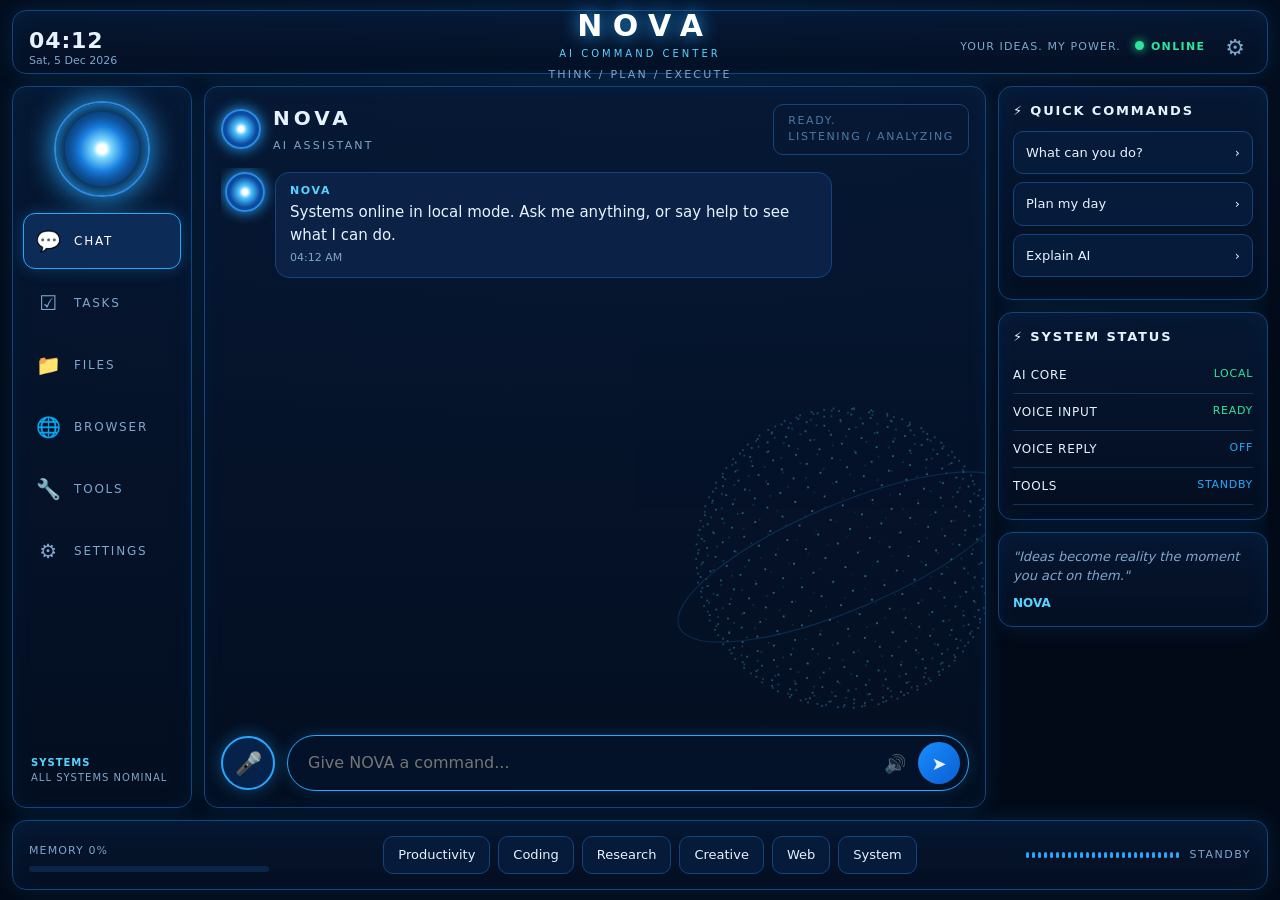
<file: Index.html>
<!DOCTYPE html>
<html lang="en">
<head>
<meta charset="utf-8">
<meta name="viewport" content="width=device-width, initial-scale=1, viewport-fit=cover">
<title>NOVA AI Command Center</title>
<style>
*{box-sizing:border-box;margin:0}
:root{--c:#27a8ff;--c2:#56d4ff;--bg:#020a18;--p:#06142b;--l:#12457f;--t:#e6f3ff;--m:#7fa6cc;--g:#2ee59d;color-scheme:dark}
html,body{height:100%;background:var(--bg);color:var(--t);font:15px/1.5 system-ui,-apple-system,Segoe UI,sans-serif;overflow:hidden}
button{font:inherit;color:inherit;cursor:pointer}
#app{height:100dvh;display:grid;gap:12px;padding:calc(10px + env(safe-area-inset-top,0px)) 12px calc(10px + env(safe-area-inset-bottom,0px));grid-template-columns:180px 1fr 270px;grid-template-rows:64px 1fr 70px;grid-template-areas:"top top top" "side main right" "bot bot bot";background:radial-gradient(900px 500px at 50% 0,#0a2a5a55,transparent),var(--bg)}
.box{background:linear-gradient(180deg,#071a38cc,#040f22cc);border:1px solid var(--l);border-radius:14px;box-shadow:0 0 22px #27a8ff22,inset 0 0 24px #27a8ff0d}
.top{grid-area:top;display:grid;grid-template-columns:1fr auto 1fr;align-items:center;padding:0 16px;gap:10px}
.clock b{font-size:22px;letter-spacing:.04em}.clock small{display:block;color:var(--m);font-size:11px;margin-top:-4px}
.brand{text-align:center}.brand h1{font:700 30px/1 system-ui;letter-spacing:.35em;color:#fff;text-shadow:0 0 18px var(--c);padding-left:.35em}.brand small{letter-spacing:.3em;font-size:10px;color:var(--c2)}
.tr{display:flex;justify-content:flex-end;gap:14px;align-items:center;font-size:11px;color:var(--m);letter-spacing:.1em}
.on{color:var(--g);font-weight:700;letter-spacing:.12em}.on:before{content:"";display:inline-block;width:9px;height:9px;border-radius:50%;background:currentColor;box-shadow:0 0 10px currentColor;margin-right:7px}
.off{color:#ff9d4d}
.gear{background:none;border:0;font-size:22px}
.modes{font-size:11px;letter-spacing:.2em;color:var(--m);margin-top:3px}
.side{grid-area:side;padding:14px 10px;display:flex;flex-direction:column;gap:6px;overflow:auto}
.core{width:96px;height:96px;margin:0 auto 10px;border-radius:50%;background:radial-gradient(circle,#fff 0 7%,#7fdcff 14%,#1a7fe0 34%,#06306a 56%,transparent 58%);box-shadow:0 0 30px var(--c),inset 0 0 20px var(--c);border:2px solid #2a8be0;animation:pulse 3s infinite}
@keyframes pulse{50%{box-shadow:0 0 50px var(--c2),inset 0 0 30px var(--c)}}
.nav{display:flex;align-items:center;gap:12px;padding:12px;border-radius:12px;background:none;border:1px solid transparent;text-align:left;font-size:12px;letter-spacing:.15em;color:var(--m)}
.nav i{font-style:normal;font-size:20px;width:26px;text-align:center}
.nav.act{background:#0d2b57;border-color:var(--c);color:#fff;box-shadow:0 0 16px #27a8ff44}
.sys{margin-top:auto;font-size:10px;color:var(--m);letter-spacing:.1em;padding:8px}.sys b{display:block;color:var(--c2)}
.main{grid-area:main;position:relative;overflow:hidden;display:flex;flex-direction:column}
.pn{display:none;flex:1;flex-direction:column;min-height:0;padding:16px;position:relative}.pn.show{display:flex}
.head{display:flex;justify-content:space-between;align-items:center;gap:12px;margin-bottom:12px}
.hn{display:flex;align-items:center;gap:12px}
.orb{width:40px;height:40px;border-radius:50%;flex:none;background:radial-gradient(circle,#fff 0 10%,#4cc3ff 25%,#0b4aa0 60%);box-shadow:0 0 14px var(--c);border:2px solid #2a8be0}
.hn h2{font-size:20px;letter-spacing:.2em}.hn small{color:var(--m);letter-spacing:.2em;font-size:11px}
.stbox{font-size:11px;letter-spacing:.15em;color:#4e7aa6;line-height:1.5;padding:8px 14px;border:1px solid var(--l);border-radius:10px;min-width:150px}
.stbox span.a{color:var(--c2)}
.msgs{flex:1;overflow:auto;display:flex;flex-direction:column;gap:14px;padding:4px 4px 10px;min-height:0;position:relative;z-index:1}
.m{display:flex;gap:10px;max-width:82%}.m.u{align-self:flex-end;flex-direction:row-reverse}
.bub{background:#0b2145;border:1px solid var(--l);border-radius:14px;padding:10px 14px}
.m.u .bub{background:#0d3a7a;border-color:#2a8be0}
.bub b{display:block;color:var(--c2);font-size:11px;letter-spacing:.15em;margin-bottom:2px}
.bub small{display:block;color:var(--m);font-size:11px;margin-top:4px}
.bub code{background:#00000055;padding:1px 5px;border-radius:5px}
.dots span{display:inline-block;width:7px;height:7px;margin:0 2px;border-radius:50%;background:var(--c2);animation:bl 1s infinite}.dots span:nth-child(2){animation-delay:.2s}.dots span:nth-child(3){animation-delay:.4s}
@keyframes bl{50%{opacity:.2}}
#globe{position:absolute;right:-70px;bottom:40px;width:420px;height:420px;opacity:.55;pointer-events:none}
.bar{display:flex;gap:12px;align-items:center;margin-top:10px;position:relative;z-index:1}
.mic{width:54px;height:54px;border-radius:50%;flex:none;background:#06214a;border:2px solid var(--c);font-size:22px;box-shadow:0 0 18px #27a8ff66}
.mic.rec{background:#0d4a9a;animation:pulse 1s infinite}
.inp{flex:1;display:flex;align-items:center;border:1px solid var(--c);border-radius:30px;background:#041229;padding:6px 8px 6px 18px;box-shadow:0 0 16px #27a8ff33}
.inp input{flex:1;background:none;border:0;outline:0;color:#fff;font:inherit;font-size:16px;min-width:0}
.sp{background:none;border:0;font-size:18px;opacity:.5;margin-right:6px}.sp.on2{opacity:1}
.send{width:42px;height:42px;border-radius:50%;border:0;background:linear-gradient(135deg,#1a8cff,#0a5fd0);font-size:18px}
.right{grid-area:right;display:flex;flex-direction:column;gap:12px;overflow:auto}
.card{padding:14px}.card h3{font-size:13px;letter-spacing:.14em;margin-bottom:10px}
.qc{display:flex;justify-content:space-between;width:100%;padding:11px 12px;margin-bottom:8px;background:#061a3a;border:1px solid var(--l);border-radius:10px;font-size:13px;text-align:left}.qc:hover{border-color:var(--c)}
.row{display:flex;justify-content:space-between;align-items:center;padding:9px 0;border-bottom:1px solid #12335a;font-size:12px;letter-spacing:.06em}
.ok{color:var(--g);font-size:11px}.sb{color:var(--c);font-size:11px}.bad{color:#ff9d4d;font-size:11px}
.quote{font-size:13px;color:var(--m);font-style:italic}.quote b{display:block;margin-top:8px;font-style:normal;color:var(--c2);font-size:12px}
.bot{grid-area:bot;display:grid;grid-template-columns:240px 1fr 220px;gap:12px;align-items:center;padding:0 16px}
.mem small{font-size:11px;letter-spacing:.1em;color:var(--m)}.mem div{height:6px;background:#0c2447;border-radius:6px;margin-top:6px;overflow:hidden}.mem div i{display:block;height:100%;background:var(--c);width:0;transition:.4s;box-shadow:0 0 8px var(--c)}
.chips{display:flex;gap:8px;justify-content:center;flex-wrap:wrap}
.chip{background:#061a3a;border:1px solid var(--l);border-radius:10px;padding:8px 14px;font-size:13px}.chip.act{border-color:var(--c);background:#0d2b57;box-shadow:0 0 12px #27a8ff55}
.wv{display:flex;align-items:center;gap:10px;justify-content:flex-end;font-size:11px;letter-spacing:.14em;color:var(--m)}
.wv div{display:flex;align-items:center;gap:3px;height:34px}.wv div i{width:3px;background:var(--c);border-radius:2px;height:6px;animation:wv 1.4s infinite ease-in-out}
.wv.go div i{animation-duration:.5s}
@keyframes wv{50%{height:30px}}
.fld{display:block;margin-bottom:14px;font-size:12px;letter-spacing:.1em;color:var(--m)}
.fld input[type=text],.fld input[type=password]{display:block;width:100%;margin-top:6px;padding:12px;border-radius:10px;border:1px solid var(--l);background:#041229;color:#fff;font:inherit;font-size:15px}
.btn{background:linear-gradient(135deg,#1a8cff,#0a5fd0);border:0;border-radius:10px;padding:11px 20px;color:#fff;margin-right:8px}.btn.g{background:#0b2145;border:1px solid var(--l)}
.tl{overflow:auto;flex:1;margin-top:12px}.task{display:flex;gap:12px;align-items:center;padding:12px;border-bottom:1px solid #12335a}.task.d span{text-decoration:line-through;opacity:.5}.task span{flex:1}.task button{background:none;border:0;font-size:18px}
@media(max-width:1100px){#app{grid-template-columns:76px 1fr;grid-template-areas:"top top" "side main" "bot bot"}.right{display:none}.nav span{display:none}.core{width:50px;height:50px}.sys{display:none}.bot{grid-template-columns:150px 1fr 120px}.wv span{display:none}}
@media(max-width:700px){#app{grid-template-columns:56px 1fr;grid-template-rows:56px 1fr 56px}.top{padding:0 8px}.tr .tg,.modes,.clock small{display:none}.brand h1{font-size:20px}.nav{padding:8px 4px;justify-content:center}.bot{grid-template-columns:1fr}.mem,.wv{display:none}.chips{flex-wrap:nowrap;overflow:auto;justify-content:flex-start}.m{max-width:94%}.stbox{display:none}}
</style>
</head>
<body>
<div id="app">
<header class="top box">
<div class="clock"><b id="clk">00:00</b><small id="dt"></small></div>
<div class="brand"><h1 id="nm">NOVA</h1><small>AI COMMAND CENTER</small><div class="modes">THINK / PLAN / EXECUTE</div></div>
<div class="tr"><span class="tg">YOUR IDEAS. MY POWER.</span><span class="on" id="onl">ONLINE</span><button class="gear" id="gear" aria-label="Settings">&#9881;</button></div>
</header>

<nav class="side box">
<div class="core"></div>
<button class="nav act" data-p="chat"><i>&#128172;</i><span>CHAT</span></button>
<button class="nav" data-p="tasks"><i>&#9745;</i><span>TASKS</span></button>
<button class="nav" data-p="soon" data-t="FILES"><i>&#128193;</i><span>FILES</span></button>
<button class="nav" data-p="soon" data-t="BROWSER"><i>&#127760;</i><span>BROWSER</span></button>
<button class="nav" data-p="soon" data-t="TOOLS"><i>&#128295;</i><span>TOOLS</span></button>
<button class="nav" data-p="settings"><i>&#9881;</i><span>SETTINGS</span></button>
<div class="sys"><b>SYSTEMS</b>ALL SYSTEMS NOMINAL</div>
</nav>

<main class="main box">
<section class="pn show" id="p-chat">
<canvas id="globe" width="420" height="420"></canvas>
<div class="head"><div class="hn"><div class="orb"></div><div><h2 id="nm2">NOVA</h2><small>AI ASSISTANT</small></div></div>
<div class="stbox"><div id="st">READY.</div><div style="color:#4e7aa6">LISTENING / ANALYZING</div></div></div>
<div class="msgs" id="msgs"></div>
<div class="bar"><button class="mic" id="mic" aria-label="Voice input">&#127908;</button>
<div class="inp"><input id="in" placeholder="Give NOVA a command..." autocomplete="off"><button class="sp" id="spk" title="Spoken replies" aria-label="Spoken replies">&#128266;</button><button class="send" id="snd" aria-label="Send">&#10148;</button></div></div>
</section>

<section class="pn" id="p-tasks"><div class="head"><div class="hn"><div class="orb"></div><div><h2>TASKS</h2><small>YOUR TO DO LIST</small></div></div></div>
<div class="inp"><input id="ti" placeholder="Add a task and press Enter" autocomplete="off"></div><div class="tl" id="tl"></div></section>

<section class="pn" id="p-settings"><div class="head"><div class="hn"><div class="orb"></div><div><h2>SETTINGS</h2><small>CONNECT YOUR AI</small></div></div></div>
<div style="overflow:auto">
<label class="fld">ANTHROPIC API KEY (OPTIONAL)<input type="password" id="key" placeholder="sk-ant-..." autocomplete="off"></label>
<label class="fld">MODEL<input type="text" id="mdl"></label>
<label class="fld">ASSISTANT NAME<input type="text" id="nmi"></label>
<p style="color:var(--m);font-size:13px;margin-bottom:16px">Without a key, NOVA runs in local mode with built in knowledge, plus free lookups for weather, definitions and Wikipedia. Add a key for full Claude AI. Your key stays on this device in the browser and is only sent to Anthropic. Do not share this file or page with your key saved in it.</p>
<button class="btn" id="save">Save</button><button class="btn g" id="clr">Clear chat memory</button></div></section>

<section class="pn" id="p-soon"><div class="head"><div class="hn"><div class="orb"></div><div><h2 id="sn">MODULE</h2><small>NOT CONNECTED YET</small></div></div></div>
<p style="color:var(--m)">This module is a placeholder. It is ready to be connected to your own tools, files or browser automation in a later version.</p></section>
</main>

<aside class="right">
<div class="card box"><h3>&#9889; QUICK COMMANDS</h3>
<button class="qc" data-q="What can you do?">What can you do? <span>&rsaquo;</span></button>
<button class="qc" data-q="Help me plan my day. Ask me what I need to get done.">Plan my day <span>&rsaquo;</span></button>
<button class="qc" data-q="Explain how AI works in simple words.">Explain AI <span>&rsaquo;</span></button></div>
<div class="card box"><h3>&#9889; SYSTEM STATUS</h3>
<div class="row">AI CORE<span id="s1" class="ok">ONLINE</span></div>
<div class="row">VOICE INPUT<span id="s2" class="ok">READY</span></div>
<div class="row">VOICE REPLY<span id="s3" class="sb">OFF</span></div>
<div class="row">TOOLS<span class="sb">STANDBY</span></div></div>
<div class="card box quote">"Ideas become reality the moment you act on them."<b>NOVA</b></div>
</aside>

<footer class="bot box">
<div class="mem"><small>MEMORY <span id="mp">0%</span></small><div><i id="mb"></i></div></div>
<div class="chips" id="chips"></div>
<div class="wv" id="wv"><div></div><span id="wl">STANDBY</span></div>
</footer>
</div>

<script>
var CFG={name:"NOVA",model:"claude-sonnet-5-5",
sys:"You are NOVA, a smart, calm and capable personal AI assistant, in the style of a futuristic command center. Reply clearly and concisely, usually in 1 to 4 short sentences unless the user asks for detail. Your replies may be spoken aloud, so avoid long lists and heavy formatting."};
var $=function(i){return document.getElementById(i)},ls=localStorage;
function get(k,d){try{var v=ls.getItem(k);return v===null?d:v}catch(e){return d}}
function put(k,v){try{ls.setItem(k,v)}catch(e){}}
var key=get("nova_key",""),model=get("nova_model",CFG.model),name=get("nova_name",CFG.name),speakOn=get("nova_speak","0")==="1",mode="",busy=false;
var hist=[];try{hist=JSON.parse(get("nova_hist","[]"))}catch(e){}
var tasks=[];try{tasks=JSON.parse(get("nova_tasks","[]"))}catch(e){}

function nameUI(){["nm","nm2"].forEach(function(i){$(i).textContent=name.toUpperCase()});$("in").placeholder="Give "+name+" a command..."}
function esc(s){return s.replace(/&/g,"&amp;").replace(/</g,"&lt;").replace(/>/g,"&gt;")}
function fmt(s){return esc(s).replace(/\*\*(.+?)\*\*/g,"<b style='display:inline;color:#fff;font-size:inherit;letter-spacing:0'>$1</b>").replace(/`(.+?)`/g,"<code>$1</code>").replace(/\n/g,"<br>")}
function tm(){return new Date().toLocaleTimeString([], {hour:"2-digit",minute:"2-digit"})}
function add(role,text){
var d=document.createElement("div");d.className="m "+(role==="user"?"u":"");
d.innerHTML=(role==="user"?"":"<div class='orb'></div>")+"<div class='bub'><b>"+(role==="user"?"YOU":name.toUpperCase())+"</b><div class='tx'>"+fmt(text)+"</div><small>"+tm()+"</small></div>";
$("msgs").appendChild(d);$("msgs").scrollTop=1e9;return d}
function state(s){
var map={ready:["READY.","STANDBY"],listen:["LISTENING...","LISTENING"],think:["ANALYZING...","PROCESSING"],speak:["RESPONDING...","SPEAKING"]};
$("st").textContent=map[s][0];$("wl").textContent=map[s][1];$("wv").className="wv"+(s==="ready"?"":" go")}
function status(){
$("s1").textContent=key?"CLAUDE AI":"LOCAL";$("s1").className="ok";
$("onl").textContent="ONLINE";$("onl").className="on";
var SR=window.SpeechRecognition||window.webkitSpeechRecognition;
$("s2").textContent=SR?"READY":"UNSUPPORTED";$("s2").className=SR?"ok":"bad";
$("s3").textContent=speakOn?"ON":"OFF";$("s3").className=speakOn?"ok":"sb";$("spk").className="sp"+(speakOn?" on2":"")}
function mem(){var p=Math.min(100,Math.round(JSON.stringify(hist).length/800));$("mp").textContent=p+"%";$("mb").style.width=p+"%"}
function say(t){if(!speakOn||!window.speechSynthesis)return;speechSynthesis.cancel();var u=new SpeechSynthesisUtterance(t.replace(/[*`#]/g,""));u.onstart=function(){state("speak")};u.onend=function(){state("ready")};speechSynthesis.speak(u)}


/* ===== LOCAL BRAIN: works with no API key ===== */
function pick(a){return a[Math.floor(Math.random()*a.length)]}
var JOKES=["Why do programmers prefer dark mode? Because light attracts bugs.","Why did the developer go broke? He used up all his cache.","There are 10 kinds of people in the world: those who understand binary and those who do not.","A SQL query walks into a bar, walks up to two tables and asks: can I join you?","Why do Java developers wear glasses? Because they do not C sharp.","I would tell you a UDP joke, but you might not get it.","Why did the scarecrow win an award? He was outstanding in his field.","What do you call fake spaghetti? An impasta.","Why can not you trust atoms? They make up everything.","Why was the computer cold? It left its Windows open.","I asked my phone for a joke. It said, check your battery percentage.","Why did the smartphone need glasses? It lost all its contacts."];
var FACTS=["Honey never spoils. Edible honey has been found in ancient Egyptian tombs.","An octopus has three hearts and blue blood.","A day on Venus is longer than its year.","Bananas are berries, but strawberries are not.","Light from the Sun takes about 8 minutes to reach Earth.","Sharks are older than trees.","Your brain uses about 20 percent of your body's energy.","Jupiter is more than twice as massive as all the other planets combined.","The Eiffel Tower grows a few centimetres taller in summer because heat expands the metal.","An adult human has 206 bones.","Wombats produce cube shaped droppings.","A group of flamingos is called a flamboyance.","Mount Everest grows slightly taller each year because of tectonic movement.","There are more possible chess games than atoms in the observable universe.","Lightning is about five times hotter than the surface of the Sun."];
var QUOTES=["Small steps every day lead to big results.","Discipline is choosing what you want most over what you want right now.","You do not have to be great to start, but you have to start to be great.","Focus on progress, not perfection.","The expert in anything was once a beginner.","Done is better than perfect.","Energy flows where attention goes.","Make it work, make it right, then make it fast."];
var RIDDLES=[["What has keys but cannot open locks?","A keyboard."],["What gets wetter the more it dries?","A towel."],["What has hands but cannot clap?","A clock."],["What can travel around the world while staying in a corner?","A stamp."],["What has a head and a tail but no body?","A coin."]];
var CAP={};"India:New Delhi,United States:Washington D.C.,USA:Washington D.C.,United Kingdom:London,UK:London,France:Paris,Germany:Berlin,Italy:Rome,Spain:Madrid,Japan:Tokyo,China:Beijing,Russia:Moscow,Canada:Ottawa,Australia:Canberra,Brazil:Brasilia,Mexico:Mexico City,Argentina:Buenos Aires,Egypt:Cairo,South Africa:Pretoria,Nigeria:Abuja,Kenya:Nairobi,Pakistan:Islamabad,Bangladesh:Dhaka,Sri Lanka:Colombo,Nepal:Kathmandu,Bhutan:Thimphu,Afghanistan:Kabul,Iran:Tehran,Iraq:Baghdad,Saudi Arabia:Riyadh,UAE:Abu Dhabi,United Arab Emirates:Abu Dhabi,Turkey:Ankara,Greece:Athens,Portugal:Lisbon,Netherlands:Amsterdam,Belgium:Brussels,Switzerland:Bern,Austria:Vienna,Sweden:Stockholm,Norway:Oslo,Denmark:Copenhagen,Finland:Helsinki,Poland:Warsaw,Ukraine:Kyiv,Ireland:Dublin,South Korea:Seoul,North Korea:Pyongyang,Thailand:Bangkok,Vietnam:Hanoi,Indonesia:Jakarta,Malaysia:Kuala Lumpur,Singapore:Singapore,Philippines:Manila,New Zealand:Wellington,Chile:Santiago,Peru:Lima,Colombia:Bogota,Cuba:Havana,Israel:Jerusalem,Qatar:Doha,Myanmar:Naypyidaw,Ethiopia:Addis Ababa,Ghana:Accra".split(",").forEach(function(x){var a=x.split(":");CAP[a[0].toLowerCase()]=[a[0],a[1]]});
var SITES={youtube:"https://www.youtube.com",google:"https://www.google.com",gmail:"https://mail.google.com",maps:"https://maps.google.com",wikipedia:"https://www.wikipedia.org",github:"https://github.com",whatsapp:"https://web.whatsapp.com",instagram:"https://www.instagram.com",reddit:"https://www.reddit.com",netflix:"https://www.netflix.com",spotify:"https://open.spotify.com",chatgpt:"https://chatgpt.com",claude:"https://claude.ai",amazon:"https://www.amazon.in",linkedin:"https://www.linkedin.com"};
var UN={km:["l",1000],kilometer:["l",1000],kilometers:["l",1000],kilometre:["l",1000],kilometres:["l",1000],mile:["l",1609.344],miles:["l",1609.344],mi:["l",1609.344],m:["l",1],meter:["l",1],meters:["l",1],metre:["l",1],metres:["l",1],cm:["l",.01],centimeter:["l",.01],centimeters:["l",.01],inch:["l",.0254],inches:["l",.0254],ft:["l",.3048],foot:["l",.3048],feet:["l",.3048],kg:["m",1],kilo:["m",1],kilos:["m",1],kilogram:["m",1],kilograms:["m",1],g:["m",.001],gram:["m",.001],grams:["m",.001],lb:["m",.45359237],lbs:["m",.45359237],pound:["m",.45359237],pounds:["m",.45359237],c:["t","c"],celsius:["t","c"],f:["t","f"],fahrenheit:["t","f"],l:["v",1],liter:["v",1],liters:["v",1],litre:["v",1],litres:["v",1],ml:["v",.001],gallon:["v",3.78541],gallons:["v",3.78541]};
var WC={0:"clear sky",1:"mostly clear",2:"partly cloudy",3:"overcast",45:"foggy",48:"foggy",51:"light drizzle",53:"drizzle",55:"heavy drizzle",61:"light rain",63:"rain",65:"heavy rain",71:"light snow",73:"snow",75:"heavy snow",80:"rain showers",81:"rain showers",82:"heavy showers",95:"a thunderstorm",96:"a thunderstorm",99:"a thunderstorm"};
function num(x){return +parseFloat(x).toPrecision(10)}
function help(){return "I am "+name+". Offline I can: do maths and conversions, tell jokes, facts, quotes and riddles, set timers, manage your tasks, open websites, roll dice, give capitals, and explain tech topics. Online I can also check the weather ('weather in London'), define words ('define serendipity') and look up almost anything ('who is Marie Curie', 'what is a black hole'). Add an API key in Settings for full Claude AI."}
var KB=[
[/^(hello|hi|hey|yo|hola|good (morning|afternoon|evening))\b/,["Hello! Systems are online and ready.","Hi there. What can I do for you?","Hey! Ready when you are."]],
[/how are you|how is it going|how are things/,["All systems nominal and ready to help. How are you?"]],
[/who are you|your name|what are you|who made you|who created you/,function(){return "I am "+name+", your personal command center assistant. I run locally in this page, and I can use Claude AI too if you add an API key in Settings."}],
[/plan my day|plan today|daily plan|schedule my day/,"Here is a simple structure for your day:\n1. Pick your top three priorities.\n2. Do the hardest one first, for about 90 minutes.\n3. Batch small tasks like messages into one slot.\n4. Take a 10 minute break every hour.\n5. Review and plan tomorrow in the evening.\nSay 'add task' followed by your task and I will save it."],
[/^help$|what can you do|your commands|your abilities|what do you do/,help],
[/thank/,["You are welcome.","Anytime.","Happy to help."]],
[/^(bye|goodbye|see you|good night)/,["Goodbye. I will be here when you need me."]],
[/joke|make me laugh/,JOKES],
[/fun fact|random fact|tell me a fact|^fact$/,FACTS],
[/quote|inspire me|motivate|motivation/,QUOTES],
[/(i feel|i am|i'm|im) (so |very |really )?(sad|stressed|anxious|depressed|down|lonely|overwhelmed|tired)/,"I am sorry you feel that way. Try a slow breath: in for 4 seconds, hold for 4, out for 6, a few times. A short walk, some water, or talking to someone you trust can also help. If you ever feel unsafe or think about harming yourself, please contact your local emergency number or a crisis line right away."],
[/productivity tip|how to be productive|focus tip/,["Try the Pomodoro method: 25 minutes of focused work, then a 5 minute break.","Write down your top three tasks tonight so tomorrow starts with a clear plan.","Silence notifications and keep only the one tab you need open.","Do the hardest task first, while your energy is highest."]],
[/study tip|how to study|how to learn faster/,["Test yourself instead of rereading. Active recall beats highlighting.","Space your revision over several days instead of cramming in one night.","Teach the topic to someone else, or to an empty room. If you cannot explain it, you have found the gap.","Study in 25 minute blocks with short breaks, and sleep well before exams."]],
[/health tip|stay healthy|healthy habit|sleep tip/,["Aim for 7 to 9 hours of sleep and keep a regular bedtime.","Drink water through the day and take a short walk after meals.","Stand up and stretch for a minute every hour if you sit a lot.","Get some daylight in the morning. It helps your sleep and mood."]],
[/how does ai work|explain ai|what is (ai|artificial intelligence)\b/,"Artificial intelligence is software that learns patterns from large amounts of data instead of following only fixed rules. Modern AI like me uses neural networks trained on huge text collections to predict what should come next, which lets it answer questions, write, and reason about problems."],
[/machine learning/,"Machine learning is a way of building software that learns from examples. Instead of writing every rule, you show the system lots of data and it finds the patterns, then uses them to make predictions on new data."],
[/neural network/,"A neural network is a system of connected layers of simple math units, loosely inspired by the brain. Each connection has a weight that is adjusted during training until the network gets good at a task like recognising images or understanding text."],
[/large language model|\bllm\b|what is chatgpt|what is claude/,"A large language model is a neural network trained on enormous amounts of text to predict the next word. Done at scale, that lets it answer questions, write, translate and write code. ChatGPT and Claude are both assistants built on large language models."],
[/what is python|^python$/,"Python is a popular, beginner friendly programming language known for clean, readable code. It is used for web apps, data science, automation and AI."],
[/what is html|^html$/,"HTML is the markup language that gives a web page its structure: headings, paragraphs, links, images and forms."],
[/what is css|^css$/,"CSS is the language that styles web pages: colors, fonts, spacing, layout and animations."],
[/what is javascript|^javascript$/,"JavaScript is the programming language of the web. It makes pages interactive, and runs in every browser."],
[/what is an? api|^api$/,"An API is a set of rules that lets one program talk to another. For example, a weather app sends a request to a weather API and gets the forecast back."],
[/what is the internet/,"The internet is a worldwide network of connected computers that share information using common rules called protocols. The web is just one service that runs on it."],
[/cloud computing|what is the cloud/,"Cloud computing means using servers owned by another company over the internet, for storage and computing, instead of running everything on your own machine."],
[/what is a database|^database$/,"A database is an organised collection of data that programs can store, search and update quickly. Examples include MySQL, PostgreSQL and MongoDB."],
[/what is an algorithm|^algorithm$/,"An algorithm is a step by step set of instructions for solving a problem, like a recipe for a computer."],
[/what is github|^github$/,"GitHub is a website where developers store code, track changes with Git, and collaborate. It can also host simple websites for free with GitHub Pages."],
[/center a div|centre a div/,"In CSS, make the parent a flex container: display:flex; justify-content:center; align-items:center. That centers the div both ways."],
[/hello world/,"Python: print('Hello, World!')\nJavaScript: console.log('Hello, World!');"],
[/for loop/,"Python: for i in range(5): print(i)\nJavaScript: for (let i = 0; i < 5; i++) { console.log(i); }"],
[/html template|basic html page/,"A basic page: <!DOCTYPE html><html><head><title>My Page</title></head><body><h1>Hello</h1></body></html>"],
[/binary/,"Binary is the number system computers use, with only 0s and 1s. For example, 5 is 101 and 10 is 1010."],
[/planets|solar system/,"The eight planets in order from the Sun are Mercury, Venus, Earth, Mars, Jupiter, Saturn, Uranus and Neptune."],
[/speed of light/,"The speed of light is about 299,792 kilometres per second, or roughly 186,000 miles per second."],
[/largest (planet)/,"Jupiter is the largest planet in our solar system."],
[/largest ocean/,"The Pacific Ocean is the largest and deepest ocean on Earth."],
[/tallest mountain|highest mountain/,"Mount Everest is the tallest mountain above sea level, at about 8,849 metres."],
[/pi\b.*value|value of pi|what is pi/,"Pi is approximately 3.14159265."]
];
function quick(t,raw){
var m;
if(m=t.match(/^(?:add|create|new) (?:a |an )?(?:task|todo|to do)(?: to| called| named|:)? (.+)/)||t.match(/^remind me to (.+)/)){var tx=raw.trim().slice(raw.trim().toLowerCase().lastIndexOf(m[1]));tasks.push({t:tx.charAt(0).toUpperCase()+tx.slice(1),d:0});drawTasks();return "Added to your tasks: "+tx+"."}
if(/^(?:show|list|read|what are|what is on|what's on)(?: me)?(?: my)? (?:tasks|todos|to do list|to do)/.test(t)||/^my tasks$/.test(t)){var o=tasks.filter(function(x){return!x.d});return o.length?"You have "+o.length+" open task"+(o.length>1?"s":"")+":\n"+o.map(function(x,i){return (i+1)+". "+x.t}).join("\n"):"Your task list is empty."}
if(/^(?:clear|delete|remove) (?:all )?(?:my )?(?:tasks|todos)/.test(t)){tasks=[];drawTasks();return "All tasks cleared."}
if(m=t.match(/timer (?:for )?(\d+)\s*(sec|second|min|minute|hour|hr)s?/)||t.match(/(?:in|after) (\d+)\s*(sec|second|min|minute|hour|hr)s? (?:remind|alert|wake)/)){var n=+m[1],u=m[2],ms=n*1000*(/^sec/.test(u)?1:/^min/.test(u)?60:3600),lbl=n+" "+(/^sec/.test(u)?"second":/^min/.test(u)?"minute":"hour")+(n>1?"s":"");setTimeout(function(){var z="Your timer for "+lbl+" is complete.";add("nova",z);say(z);if(navigator.vibrate)navigator.vibrate(400)},ms);return "Timer set for "+lbl+"."}
if(m=t.match(/^(?:open|launch|go to|take me to) (.+)/)){var k=m[1].replace(/\s+/g,"").replace(/\.com$/,"");if(SITES[k]){window.open(SITES[k],"_blank");return "Opening "+k+"."}if(/\./.test(m[1])){window.open("https://"+m[1].replace(/^https?:\/\//,""),"_blank");return "Opening "+m[1]+"."}}
if(m=t.match(/^(?:google|search(?: for| google for| the web for)?|look up) (.+)/)){window.open("https://www.google.com/search?q="+encodeURIComponent(m[1]),"_blank");return "Searching Google for "+m[1]+"."}
if(m=t.match(/^play (.+)/)){window.open("https://www.youtube.com/results?search_query="+encodeURIComponent(m[1]),"_blank");return "Searching YouTube for "+m[1]+"."}
if(/\b(what('s| is)? the time|time now|current time|what time is it)\b/.test(t))return "It is "+new Date().toLocaleTimeString([], {hour:"numeric",minute:"2-digit"})+".";
if(/\b(today'?s date|what('s| is)? the date|what day is it|date today|what is today|what day is today)\b/.test(t))return "Today is "+new Date().toLocaleDateString("en-GB",{weekday:"long",day:"numeric",month:"long",year:"numeric"})+".";
if(m=t.match(/(\d+(?:\.\d+)?)\s*(?:%|percent) of (\d+(?:\.\d+)?)/))return num(m[1])+" percent of "+num(m[2])+" is "+num(m[1]*m[2]/100)+".";
if(m=t.match(/square root of (\d+(?:\.\d+)?)/))return "The square root of "+num(m[1])+" is "+num(Math.sqrt(m[1]))+".";
if(m=t.match(/^(?:calculate|calc|compute|solve|what is|what's|whats|how much is)?\s*([\d\s+\-*\/().x\u00d7\u00f7^]+)$/)){var e=m[1].replace(/[x\u00d7]/g,"*").replace(/\u00f7/g,"/").replace(/\^/g,"**");if(/\d/.test(e)&&/[+\-*\/]/.test(e)&&/^[\d\s+\-*\/().]+$/.test(e)){try{var r=Function('"use strict";return ('+e+')')();if(isFinite(r))return "The answer is "+num(r)+"."}catch(x){}}}
if(m=t.match(/(-?\d+(?:\.\d+)?)\s*([a-z]+)\s+(?:to|into|in)\s+([a-z]+)/)){var a=UN[m[2]],b=UN[m[3]];if(a&&b&&a[0]===b[0]){var v=+m[1],res;if(a[0]==="t"){var c=a[1]==="c"?v:(v-32)*5/9;res=b[1]==="c"?c:c*9/5+32}else res=v*a[1]/b[1];return num(v)+" "+m[2]+" is about "+(+res.toFixed(4))+" "+m[3]+"."}}
if(/roll (?:a )?(?:dice|die)/.test(t))return "You rolled a "+(1+Math.floor(Math.random()*6))+".";
if(/flip a coin|coin flip|toss a coin/.test(t))return pick(["Heads.","Tails."]);
if(m=t.match(/random number(?: between (\d+) and (\d+))?/)){var lo=m[1]?+m[1]:1,hi=m[2]?+m[2]:100;return "Your number is "+(lo+Math.floor(Math.random()*(hi-lo+1)))+"."}
if(m=t.match(/capital (?:city )?of (?:the )?([a-z .]+)/)){var cc=CAP[m[1].trim()];if(cc)return "The capital of "+cc[0]+" is "+cc[1]+"."}
if(/riddle/.test(t)){var rd=pick(RIDDLES);return "Riddle: "+rd[0]+"\nAnswer: "+rd[1]}
for(var i=0;i<KB.length;i++){if(KB[i][0].test(t)){var an=KB[i][1];return typeof an==="function"?an():Array.isArray(an)?pick(an):an}}
return null}
async function weather(city){
var lat,lon,place;
if(city){var g=await (await fetch("https://geocoding-api.open-meteo.com/v1/search?name="+encodeURIComponent(city)+"&count=1")).json();if(!g.results)return "I could not find a place called "+city+".";lat=g.results[0].latitude;lon=g.results[0].longitude;place=g.results[0].name}
else{var pos;try{pos=await new Promise(function(a,b){navigator.geolocation.getCurrentPosition(a,b,{timeout:8000})})}catch(e){return "Please allow location access, or ask me like this: weather in London."}lat=pos.coords.latitude;lon=pos.coords.longitude;place="your location"}
var w=await (await fetch("https://api.open-meteo.com/v1/forecast?latitude="+lat+"&longitude="+lon+"&current=temperature_2m,apparent_temperature,wind_speed_10m,weather_code")).json(),c=w.current;
return "It is "+Math.round(c.temperature_2m)+"\u00b0C in "+place+", feeling like "+Math.round(c.apparent_temperature)+"\u00b0C, with "+(WC[c.weather_code]||"mixed conditions")+" and wind at "+Math.round(c.wind_speed_10m)+" km/h."}
async function define(w){
var d=await fetch("https://api.dictionaryapi.dev/api/v2/entries/en/"+encodeURIComponent(w));if(!d.ok)return "I could not find a definition for "+w+".";
var j=await d.json(),mn=j[0].meanings[0];return w+" ("+mn.partOfSpeech+"): "+mn.definitions[0].definition}
async function wiki(q){
var s=await (await fetch("https://en.wikipedia.org/w/api.php?action=query&list=search&srsearch="+encodeURIComponent(q)+"&srlimit=1&format=json&origin=*")).json();
var h=s.query&&s.query.search[0];if(!h)return null;
var d=await (await fetch("https://en.wikipedia.org/api/rest_v1/page/summary/"+encodeURIComponent(h.title.replace(/ /g,"_")))).json();
var x=d.extract||"";if(!x)return null;if(x.length>520)x=x.slice(0,520).replace(/\s+\S*$/,"")+"...";return x+"\n(Source: Wikipedia)"}
async function local(raw){
var t=raw.toLowerCase().trim().replace(/[?!.,]+$/,""),q=quick(t,raw);if(q!==null)return q;
try{
var m;
if(/weather|temperature|forecast/.test(t)){var c=t.match(/\b(?:in|at|for) ([a-z .]+?)(?: today| tomorrow| now| right now)?$/);return await weather(c&&c[1])}
if(m=t.match(/^(?:define|definition of|meaning of) (\w+)/)||t.match(/^what does (\w+) mean/))return await define(m[1]);
if(m=t.match(/^(?:what is|what are|what was|what were|who is|who was|who are|tell me about|explain|describe|history of|where is|when was|when did) (.+)/)){var r=await wiki(m[1].replace(/^(a|an|the) /,""));if(r)return r}
if(t.split(" ").length>1){var r2=await wiki(t);if(r2)return r2}
}catch(e){return "I need an internet connection for that one. Offline I can still do maths, conversions, jokes, timers, tasks and more. Say help to see everything."}
return "I do not know that one yet. Try asking me to define a word, check the weather, do a calculation, tell a joke, or ask about almost anything with 'what is' or 'who is'. Say help to see everything."}

async function send(text){
text=(text||"").trim();if(!text||busy)return;$("in").value="";
add("user",text);
if(!key){busy=true;state("think");var w0=add("nova","");w0.querySelector(".tx").innerHTML="<span class='dots'><span></span><span></span><span></span></span>";var out0;try{out0=await local(text)}catch(e){out0="Something went wrong with that request."}w0.querySelector(".tx").innerHTML=fmt(out0);hist.push({role:"user",content:text},{role:"assistant",content:out0});put("nova_hist",JSON.stringify(hist.slice(-40)));say(out0);busy=false;if(!(window.speechSynthesis&&speechSynthesis.speaking))state("ready");mem();$("msgs").scrollTop=1e9;return}
busy=true;state("think");
var w=add("nova","<span class='dots'><span></span><span></span><span></span></span>");w.querySelector(".tx").innerHTML="<span class='dots'><span></span><span></span><span></span></span>";
hist.push({role:"user",content:text});
try{
var r=await fetch("https://api.anthropic.com/v1/messages",{method:"POST",headers:{"content-type":"application/json","x-api-key":key,"anthropic-version":"2023-06-01","anthropic-dangerous-direct-browser-access":"true"},
body:JSON.stringify({model:model,max_tokens:1024,system:CFG.sys.replace("NOVA",name)+(mode?" Current focus area: "+mode+".":""),messages:hist.slice(-20)})});
var d=await r.json();
if(!r.ok)throw new Error(d.error&&d.error.message||("Error "+r.status));
var out=d.content.map(function(c){return c.text||""}).join("");
w.querySelector(".tx").innerHTML=fmt(out);hist.push({role:"assistant",content:out});put("nova_hist",JSON.stringify(hist.slice(-40)));say(out);
}catch(e){hist.pop();w.querySelector(".tx").innerHTML=fmt("Connection problem: "+e.message)}
busy=false;if(!speechSynthesis.speaking)state("ready");mem();$("msgs").scrollTop=1e9}

$("snd").onclick=function(){send($("in").value)};
$("in").onkeydown=function(e){if(e.key==="Enter")send($("in").value)};
document.querySelectorAll(".qc").forEach(function(b){b.onclick=function(){show("chat");send(b.dataset.q)}});
$("spk").onclick=function(){speakOn=!speakOn;put("nova_speak",speakOn?"1":"0");if(!speakOn&&window.speechSynthesis)speechSynthesis.cancel();status()};
var rec=null;
$("mic").onclick=function(){
var SR=window.SpeechRecognition||window.webkitSpeechRecognition;
if(!SR){add("nova","Voice input is not supported in this browser. Try Safari or Chrome.");return}
if(rec){rec.stop();return}
rec=new SR();rec.lang="en-US";rec.interimResults=false;
rec.onresult=function(e){speakOn=true;put("nova_speak","1");status();send(e.results[0][0].transcript)};
rec.onend=function(){rec=null;$("mic").className="mic";if(!busy)state("ready")};
rec.onerror=function(){rec=null;$("mic").className="mic";state("ready")};
rec.start();$("mic").className="mic rec";state("listen")};

function show(p,t){
document.querySelectorAll(".pn").forEach(function(x){x.className="pn"+(x.id==="p-"+p?" show":"")});
document.querySelectorAll(".nav").forEach(function(n){n.classList.toggle("act",n.dataset.p===p&&(p!=="soon"||n.dataset.t===t))});
if(p==="soon")$("sn").textContent=t}
document.querySelectorAll(".nav").forEach(function(n){n.onclick=function(){show(n.dataset.p,n.dataset.t)}});
$("gear").onclick=function(){show("settings")};
$("save").onclick=function(){key=$("key").value.trim();model=$("mdl").value.trim()||CFG.model;name=$("nmi").value.trim()||CFG.name;put("nova_key",key);put("nova_model",model);put("nova_name",name);nameUI();status();show("chat");add("nova","Settings saved. Systems online.")};
$("clr").onclick=function(){hist=[];put("nova_hist","[]");$("msgs").innerHTML="";mem();add("nova","Memory cleared. What can I do for you?");show("chat")};

function drawTasks(){
$("tl").innerHTML=tasks.map(function(t,i){return "<div class='task"+(t.d?" d":"")+"'><button data-c='"+i+"'>"+(t.d?"&#9745;":"&#9744;")+"</button><span>"+esc(t.t)+"</span><button data-x='"+i+"'>&#10005;</button></div>"}).join("")||"<p style='color:var(--m);padding:14px'>No tasks yet.</p>";
put("nova_tasks",JSON.stringify(tasks))}
$("ti").onkeydown=function(e){if(e.key==="Enter"&&this.value.trim()){tasks.push({t:this.value.trim(),d:0});this.value="";drawTasks()}};
$("tl").onclick=function(e){var c=e.target.dataset.c,x=e.target.dataset.x;if(c!==undefined){tasks[c].d=tasks[c].d?0:1;drawTasks()}if(x!==undefined){tasks.splice(x,1);drawTasks()}};

["Productivity","Coding","Research","Creative","Web","System"].forEach(function(c){
var b=document.createElement("button");b.className="chip";b.textContent=c;
b.onclick=function(){var on=b.classList.contains("act");document.querySelectorAll(".chip").forEach(function(x){x.classList.remove("act")});mode=on?"":c.toLowerCase();if(!on)b.classList.add("act")};$("chips").appendChild(b)});
for(var i=0;i<26;i++){var w=document.createElement("i");w.style.animationDelay=(i*.07)+"s";$("wv").firstChild.appendChild(w)}

function clock(){var n=new Date();$("clk").textContent=n.toLocaleTimeString([], {hour:"2-digit",minute:"2-digit",hour12:false});$("dt").textContent=n.toLocaleDateString("en-GB",{weekday:"short",day:"numeric",month:"short",year:"numeric"})}
clock();setInterval(clock,10000);

var cv=$("globe"),cx=cv.getContext("2d"),pts=[],N=700,rot=0;
for(var k=0;k<N;k++){var y=1-2*(k+.5)/N,r=Math.sqrt(1-y*y),a=k*2.399963;pts.push([Math.cos(a)*r,y,Math.sin(a)*r])}
function globe(){cx.clearRect(0,0,420,420);rot+=.004;var R=150,c=210;
cx.strokeStyle="#27a8ff55";cx.lineWidth=1.2;cx.beginPath();cx.ellipse(c,c,R+30,R*.35,-.4,0,7);cx.stroke();
pts.forEach(function(p){var x=p[0]*Math.cos(rot)+p[2]*Math.sin(rot),z=-p[0]*Math.sin(rot)+p[2]*Math.cos(rot);
cx.fillStyle="rgba(86,212,255,"+(.15+.7*(z+1)/2)+")";cx.fillRect(c+x*R,c+p[1]*R,1.8,1.8)});
requestAnimationFrame(globe)}
globe();

nameUI();status();mem();drawTasks();$("key").value=key;$("mdl").value=model;$("nmi").value=name;
if(hist.length){hist.slice(-6).forEach(function(m){add(m.role==="user"?"user":"nova",m.content)})}
else add("nova",key?"Systems online. What can I do for you?":"Systems online in local mode. Ask me anything, or say help to see what I can do.");
</script>
</body>
</html>
</file>
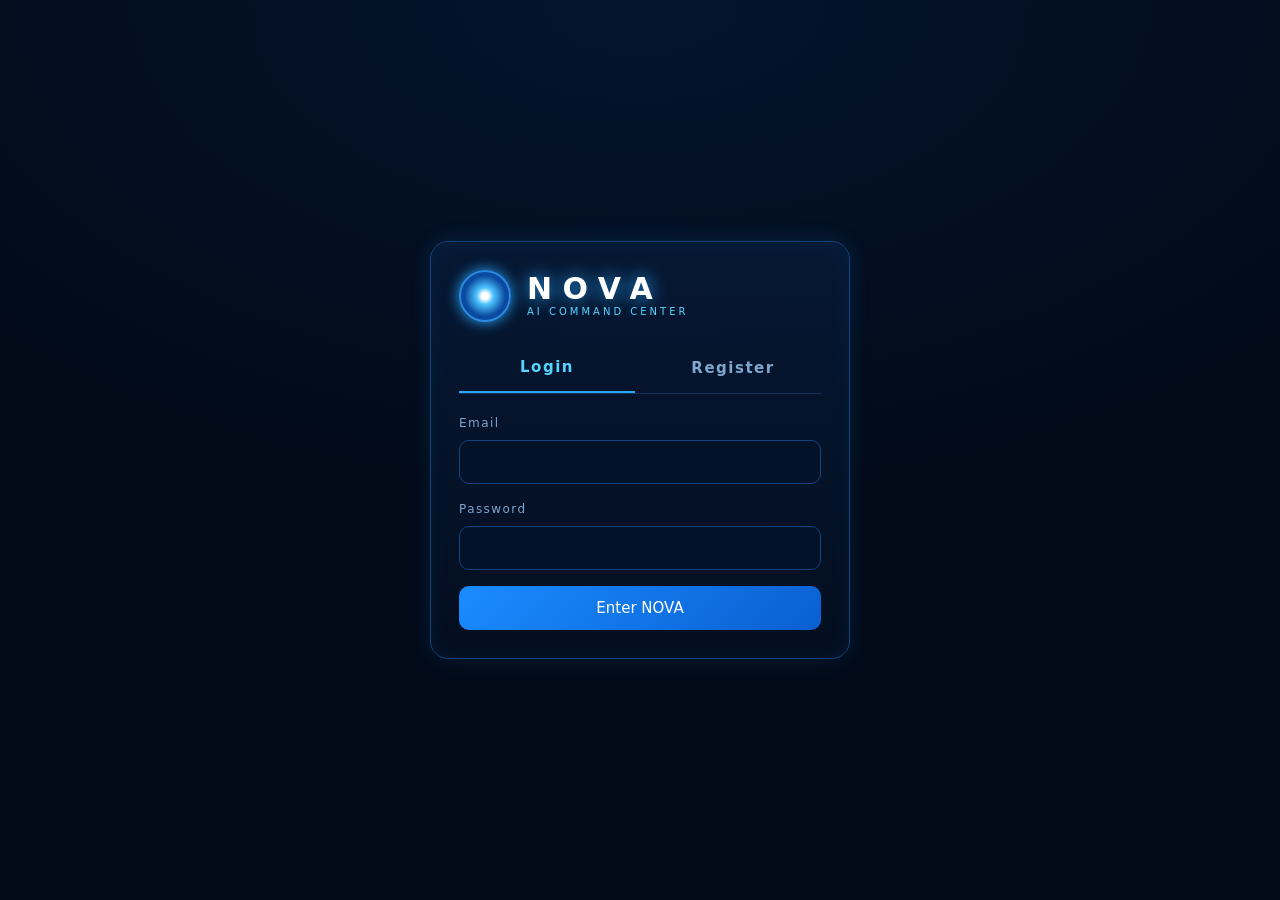
<file: frontend/index.html>
<!DOCTYPE html>
<html lang="en">
<head>
  <meta charset="UTF-8" />
  <meta name="viewport" content="width=device-width, initial-scale=1.0" />
  <title>NOVA AI</title>
  <link rel="stylesheet" href="styles.css?v=7" />
</head>
<body>
  <div id="app-root">
    <div id="auth-view" class="view">
      <div class="auth-shell">
        <div class="auth-panel">
          <div class="brand-block">
            <div class="brand-orb"></div>
            <div>
              <div class="brand-title">NOVA</div>
              <div class="brand-subtitle">AI COMMAND CENTER</div>
            </div>
          </div>

          <div class="tab-row">
            <button class="tab active" data-auth-tab="login">Login</button>
            <button class="tab" data-auth-tab="register">Register</button>
          </div>

          <form id="login-form" class="auth-form active" action="javascript:void(0)" onsubmit="window.novaLogin && window.novaLogin(event); return false;" novalidate>
            <label>
              Email
              <input type="email" id="login-email" required />
            </label>
            <label>
              Password
              <input type="password" id="login-password" required />
            </label>
            <button type="submit" class="primary-btn">Enter NOVA</button>
          </form>

          <form id="register-form" class="auth-form" action="javascript:void(0)" onsubmit="window.novaRegister && window.novaRegister(event); return false;" novalidate>
            <label>
              Name
              <input type="text" id="register-name" required />
            </label>
            <label>
              Email
              <input type="email" id="register-email" required />
            </label>
            <label>
              Password
              <input type="password" id="register-password" required />
            </label>
            <button type="submit" class="primary-btn">Create account</button>
          </form>
        </div>
      </div>
    </div>

    <div id="dashboard-view" class="view hidden">
      <div id="app" class="app-shell">
        <header class="top box">
          <div class="clock"><b id="clk">00:00</b><small id="dt"></small></div>
          <div class="brand"><h1 id="nm">NOVA</h1><small>AI COMMAND CENTER</small><div class="modes">THINK / PLAN / EXECUTE</div></div>
          <div class="tr">
            <span class="tg">YOUR IDEAS. MY POWER.</span>
            <span class="on" id="onl">ONLINE</span>
            <button class="gear" id="gear" aria-label="Settings">⚙</button>
            <button class="logout-btn" id="logout-btn">Logout</button>
          </div>
        </header>

        <nav class="side box">
          <div class="core"></div>
          <button class="nav act" data-p="chat"><i>💬</i><span>CHAT</span></button>
          <button class="nav" data-p="tasks"><i>☑</i><span>TASKS</span></button>
          <button class="nav" data-p="soon" data-t="FILES"><i>📁</i><span>FILES</span></button>
          <button class="nav" data-p="soon" data-t="BROWSER"><i>🌐</i><span>BROWSER</span></button>
          <button class="nav" data-p="soon" data-t="TOOLS"><i>🛠</i><span>TOOLS</span></button>
          <button class="nav" data-p="settings"><i>⚙</i><span>SETTINGS</span></button>
          <div class="sys"><b>SYSTEMS</b>ALL SYSTEMS NOMINAL</div>
        </nav>

        <main class="main box">
          <section class="pn show" id="p-chat">
            <canvas id="globe" width="420" height="420"></canvas>
            <div class="head">
              <div class="hn">
                <div class="orb"></div>
                <div>
                  <h2 id="nm2">NOVA</h2>
                  <small>AI ASSISTANT</small>
                </div>
              </div>
              <div class="stbox">
                <div id="st">READY.</div>
                <div style="color:#4e7aa6">LISTENING / ANALYZING</div>
              </div>
            </div>
            <div class="msgs" id="msgs"></div>
            <div class="bar">
              <button class="mic" id="mic" aria-label="Voice input">🎙</button>
              <div class="inp">
                <input id="in" placeholder="Give NOVA a command..." autocomplete="off" />
                <button class="sp" id="spk" title="Spoken replies" aria-label="Spoken replies">🔊</button>
                <button class="send" id="snd" aria-label="Send">➤</button>
              </div>
            </div>
          </section>

          <section class="pn" id="p-tasks">
            <div class="head">
              <div class="hn">
                <div class="orb"></div>
                <div>
                  <h2>TASKS</h2>
                  <small>YOUR TO DO LIST</small>
                </div>
              </div>
            </div>
            <div class="inp"><input id="ti" placeholder="Add a task and press Enter" autocomplete="off" /></div>
            <div class="tl" id="tl"></div>
          </section>

          <section class="pn" id="p-settings">
            <div class="head">
              <div class="hn">
                <div class="orb"></div>
                <div>
                  <h2>SETTINGS</h2>
                  <small>CONNECT YOUR AI</small>
                </div>
              </div>
            </div>
            <div style="overflow:auto">
              <label class="fld">MODEL
                <select id="model-select" class="select-input">
                  <option value="mock-local">Local mode</option>
                  <option value="claude-3-5-sonnet-latest">Claude Sonnet</option>
                  <option value="gpt-4o-mini">OpenAI GPT-4o Mini</option>
                  <option value="gemini-1.5-flash">Gemini Flash</option>
                </select>
              </label>
              <label class="fld">ASSISTANT NAME<input type="text" id="nmi" /></label>
              <p style="color:var(--m);font-size:13px;margin-bottom:16px">Choose an AI model and save preferences. Your chat history persists in the backend database.</p>
              <button class="btn" id="save">Save</button>
              <button class="btn g" id="clr">Clear chat memory</button>
            </div>
          </section>

          <section class="pn" id="p-soon">
            <div class="head">
              <div class="hn">
                <div class="orb"></div>
                <div>
                  <h2 id="sn">MODULE</h2>
                  <small>NOT CONNECTED YET</small>
                </div>
              </div>
            </div>
            <p style="color:var(--m)">This module is a placeholder. It is ready to be connected to your own tools, files or browser automation in a later version.</p>
          </section>
        </main>

        <aside class="right">
          <div class="card box"><h3>⚡ QUICK COMMANDS</h3>
            <button class="qc" data-q="What can you do?">What can you do? <span>›</span></button>
            <button class="qc" data-q="Help me plan my day. Ask me what I need to get done.">Plan my day <span>›</span></button>
            <button class="qc" data-q="Explain how AI works in simple words.">Explain AI <span>›</span></button>
          </div>
          <div class="card box"><h3>⚡ SYSTEM STATUS</h3>
            <div class="row">AI CORE<span id="s1" class="ok">ONLINE</span></div>
            <div class="row">VOICE INPUT<span id="s2" class="ok">READY</span></div>
            <div class="row">VOICE REPLY<span id="s3" class="sb">OFF</span></div>
            <div class="row">TOOLS<span class="sb">STANDBY</span></div>
          </div>
          <div class="card box quote">"Ideas become reality the moment you act on them."<b>NOVA</b></div>
        </aside>

        <footer class="bot box">
          <div class="mem"><small>MEMORY <span id="mp">0%</span></small><div><i id="mb"></i></div></div>
          <div class="chips" id="chips"></div>
          <div class="wv" id="wv"><div></div><span id="wl">STANDBY</span></div>
        </footer>
      </div>
    </div>
  </div>

  <script src="app.js?v=7"></script>
</body>
</html>
</file>
<file: frontend/styles.css>
*{box-sizing:border-box;margin:0}
:root{--c:#27a8ff;--c2:#56d4ff;--bg:#020a18;--p:#06142b;--l:#12457f;--t:#e6f3ff;--m:#7fa6cc;--g:#2ee59d;color-scheme:dark}
html,body{height:100%;background:var(--bg);color:var(--t);font:15px/1.5 system-ui,-apple-system,Segoe UI,sans-serif;overflow:hidden}
body{margin:0}
button,input,select{font:inherit;color:inherit}
button{cursor:pointer}
#app-root{height:100vh}
.view.hidden{display:none}
.auth-shell{display:grid;place-items:center;height:100vh;background:radial-gradient(900px 500px at 50% 0,#0a2a5a55,transparent),var(--bg)}
.auth-panel{width:min(420px,90vw);background:linear-gradient(180deg,#071a38cc,#040f22cc);border:1px solid var(--l);border-radius:18px;padding:28px;box-shadow:0 0 22px #27a8ff22,inset 0 0 24px #27a8ff0d}
.brand-block{display:flex;align-items:center;gap:16px;margin-bottom:22px}
.brand-orb{width:52px;height:52px;border-radius:50%;background:radial-gradient(circle,#fff 0 10%,#4cc3ff 25%,#0b4aa0 60%);box-shadow:0 0 14px var(--c);border:2px solid #2a8be0}
.brand-title{font:700 30px/1 system-ui;letter-spacing:.35em;color:#fff;text-shadow:0 0 18px var(--c)}
.brand-subtitle{letter-spacing:.3em;font-size:10px;color:var(--c2)}
.tab-row{display:flex;gap:10px;border-bottom:1px solid #12335a;margin-bottom:20px}
.tab{flex:1;background:none;border:0;padding:12px;color:var(--m);font-weight:600;letter-spacing:.1em}
.tab.active{color:var(--c2);border-bottom:2px solid var(--c)}
.auth-form{display:none;flex-direction:column;gap:16px}
.auth-form.active{display:flex}
.auth-form label{display:flex;flex-direction:column;gap:8px;color:var(--m);font-size:12px;letter-spacing:.12em}
.auth-form input,.select-input{padding:12px;border-radius:10px;border:1px solid var(--l);background:#041229;color:#fff;border-radius:10px}
.primary-btn,.btn,.logout-btn{background:linear-gradient(135deg,#1a8cff,#0a5fd0);border:0;border-radius:10px;padding:11px 20px;color:#fff}
.btn.g{background:#0b2145;border:1px solid var(--l)}
.logout-btn{background:#0b2145;border:1px solid var(--l);padding:8px 12px}
.app-shell{height:100vh;display:grid;gap:12px;padding:calc(10px + env(safe-area-inset-top,0px)) 12px calc(10px + env(safe-area-inset-bottom,0px));grid-template-columns:180px 1fr 270px;grid-template-rows:64px 1fr 70px;grid-template-areas:"top top top" "side main right" "bot bot bot";background:radial-gradient(900px 500px at 50% 0,#0a2a5a55,transparent),var(--bg)}
.box{background:linear-gradient(180deg,#071a38cc,#040f22cc);border:1px solid var(--l);border-radius:14px;box-shadow:0 0 22px #27a8ff22,inset 0 0 24px #27a8ff0d}
.top{grid-area:top;display:grid;grid-template-columns:1fr auto 1fr;align-items:center;padding:0 16px;gap:10px}
.clock b{font-size:22px;letter-spacing:.04em}.clock small{display:block;color:var(--m);font-size:11px;margin-top:-4px}
.brand{text-align:center}.brand h1{font:700 30px/1 system-ui;letter-spacing:.35em;color:#fff;text-shadow:0 0 18px var(--c);padding-left:.35em}.brand small{letter-spacing:.3em;font-size:10px;color:var(--c2)}
.tr{display:flex;justify-content:flex-end;gap:14px;align-items:center;font-size:11px;color:var(--m);letter-spacing:.1em}
.on{color:var(--g);font-weight:700;letter-spacing:.12em}.on:before{content:"";display:inline-block;width:9px;height:9px;border-radius:50%;background:currentColor;box-shadow:0 0 10px currentColor;margin-right:7px}
.off{color:#ff9d4d}
.gear{background:none;border:0;font-size:22px}
.modes{font-size:11px;letter-spacing:.2em;color:var(--m);margin-top:3px}
.side{grid-area:side;padding:14px 10px;display:flex;flex-direction:column;gap:6px;overflow:auto}
.core{width:96px;height:96px;margin:0 auto 10px;border-radius:50%;background:radial-gradient(circle,#fff 0 7%,#7fdcff 14%,#1a7fe0 34%,#06306a 56%,transparent 58%);box-shadow:0 0 30px var(--c),inset 0 0 20px var(--c);border:2px solid #2a8be0;animation:pulse 3s infinite}
@keyframes pulse{50%{box-shadow:0 0 50px var(--c2),inset 0 0 30px var(--c)}}
.nav{display:flex;align-items:center;gap:12px;padding:12px;border-radius:12px;background:none;border:1px solid transparent;text-align:left;font-size:12px;letter-spacing:.15em;color:var(--m)}
.nav i{font-style:normal;font-size:20px;width:26px;text-align:center}
.nav.act{background:#0d2b57;border-color:var(--c);color:#fff;box-shadow:0 0 16px #27a8ff44}
.sys{margin-top:auto;font-size:10px;color:var(--m);letter-spacing:.1em;padding:8px}.sys b{display:block;color:var(--c2)}
.main{grid-area:main;position:relative;overflow:hidden;display:flex;flex-direction:column}
.pn{display:none;flex:1;flex-direction:column;min-height:0;padding:16px;position:relative}.pn.show{display:flex}
.head{display:flex;justify-content:space-between;align-items:center;gap:12px;margin-bottom:12px}
.hn{display:flex;align-items:center;gap:12px}
.orb{width:40px;height:40px;border-radius:50%;flex:none;background:radial-gradient(circle,#fff 0 10%,#4cc3ff 25%,#0b4aa0 60%);box-shadow:0 0 14px var(--c);border:2px solid #2a8be0}
.hn h2{font-size:20px;letter-spacing:.2em}.hn small{color:var(--m);letter-spacing:.2em;font-size:11px}
.stbox{font-size:11px;letter-spacing:.15em;color:#4e7aa6;line-height:1.5;padding:8px 14px;border:1px solid var(--l);border-radius:10px;min-width:150px}
.stbox span.a{color:var(--c2)}
.msgs{flex:1;overflow:auto;display:flex;flex-direction:column;gap:14px;padding:4px 4px 10px;min-height:0;position:relative;z-index:1}
.m{display:flex;gap:10px;max-width:82%}.m.u{align-self:flex-end;flex-direction:row-reverse}
.bub{background:#0b2145;border:1px solid var(--l);border-radius:14px;padding:10px 14px}
.m.u .bub{background:#0d3a7a;border-color:#2a8be0}
.bub b{display:block;color:var(--c2);font-size:11px;letter-spacing:.15em;margin-bottom:2px}
.bub small{display:block;color:var(--m);font-size:11px;margin-top:4px}
.bub code{background:#00000055;padding:1px 5px;border-radius:5px}
.dots span{display:inline-block;width:7px;height:7px;margin:0 2px;border-radius:50%;background:var(--c2);animation:bl 1s infinite}.dots span:nth-child(2){animation-delay:.2s}.dots span:nth-child(3){animation-delay:.4s}
@keyframes bl{50%{opacity:.2}}
#globe{position:absolute;right:-70px;bottom:40px;width:420px;height:420px;opacity:.55;pointer-events:none}
.bar{display:flex;gap:12px;align-items:center;margin-top:10px;position:relative;z-index:1}
.mic{width:54px;height:54px;border-radius:50%;flex:none;background:#06214a;border:2px solid var(--c);font-size:22px;box-shadow:0 0 18px #27a8ff66}
.mic.rec{background:#0d4a9a;animation:pulse 1s infinite}
.inp{flex:1;display:flex;align-items:center;border:1px solid var(--c);border-radius:30px;background:#041229;padding:6px 8px 6px 18px;box-shadow:0 0 16px #27a8ff33}
.inp input{flex:1;background:none;border:0;outline:0;color:#fff;font:inherit;font-size:16px;min-width:0}
.sp{background:none;border:0;font-size:18px;opacity:.5;margin-right:6px}.sp.on2{opacity:1}
.send{width:42px;height:42px;border-radius:50%;border:0;background:linear-gradient(135deg,#1a8cff,#0a5fd0);font-size:18px}
.right{grid-area:right;display:flex;flex-direction:column;gap:12px;overflow:auto}
.card{padding:14px}.card h3{font-size:13px;letter-spacing:.14em;margin-bottom:10px}
.qc{display:flex;justify-content:space-between;width:100%;padding:11px 12px;margin-bottom:8px;background:#061a3a;border:1px solid var(--l);border-radius:10px;font-size:13px;text-align:left}.qc:hover{border-color:var(--c)}
.row{display:flex;justify-content:space-between;align-items:center;padding:9px 0;border-bottom:1px solid #12335a;font-size:12px;letter-spacing:.06em}
.ok{color:var(--g);font-size:11px}.sb{color:var(--c);font-size:11px}.bad{color:#ff9d4d;font-size:11px}
.quote{font-size:13px;color:var(--m);font-style:italic}.quote b{display:block;margin-top:8px;font-style:normal;color:var(--c2);font-size:12px}
.bot{grid-area:bot;display:grid;grid-template-columns:240px 1fr 220px;gap:12px;align-items:center;padding:0 16px}
.mem small{font-size:11px;letter-spacing:.1em;color:var(--m)}.mem div{height:6px;background:#0c2447;border-radius:6px;margin-top:6px;overflow:hidden}.mem div i{display:block;height:100%;background:var(--c);width:0;transition:.4s;box-shadow:0 0 8px var(--c)}
.chips{display:flex;gap:8px;justify-content:center;flex-wrap:wrap}
.chip{background:#061a3a;border:1px solid var(--l);border-radius:10px;padding:8px 14px;font-size:13px}.chip.act{border-color:var(--c);background:#0d2b57;box-shadow:0 0 12px #27a8ff55}
.wv{display:flex;align-items:center;gap:10px;justify-content:flex-end;font-size:11px;letter-spacing:.14em;color:var(--m)}
.wv div{display:flex;align-items:center;gap:3px;height:34px}.wv div i{width:3px;background:var(--c);border-radius:2px;height:6px;animation:wv 1.4s infinite ease-in-out}
.wv.go div i{animation-duration:.5s}
@keyframes wv{50%{height:30px}}
.fld{display:block;margin-bottom:14px;font-size:12px;letter-spacing:.1em;color:var(--m)}
.fld input[type=text],.fld input[type=password]{display:block;width:100%;margin-top:6px;padding:12px;border-radius:10px;border:1px solid var(--l);background:#041229;color:#fff;font:inherit;font-size:15px}
.btn{background:linear-gradient(135deg,#1a8cff,#0a5fd0);border:0;border-radius:10px;padding:11px 20px;color:#fff;margin-right:8px}.btn.g{background:#0b2145;border:1px solid var(--l)}
.tl{overflow:auto;flex:1;margin-top:12px}.task{display:flex;gap:12px;align-items:center;padding:12px;border-bottom:1px solid #12335a}.task.d span{text-decoration:line-through;opacity:.5}.task span{flex:1}.task button{background:none;border:0;font-size:18px}
@media(max-width:1100px){#app{grid-template-columns:76px 1fr;grid-template-areas:"top top" "side main" "bot bot"}.right{display:none}.nav span{display:none}.core{width:50px;height:50px}.sys{display:none}.bot{grid-template-columns:150px 1fr 120px}.wv span{display:none}}
@media(max-width:700px){#app{grid-template-columns:56px 1fr;grid-template-rows:56px 1fr 56px}.top{padding:0 8px}.tr .tg,.modes,.clock small{display:none}.brand h1{font-size:20px}.nav{padding:8px 4px;justify-content:center}.bot{grid-template-columns:1fr}.mem,.wv{display:none}.chips{flex-wrap:nowrap;overflow:auto;justify-content:flex-start}.m{max-width:94%}.stbox{display:none}}
</file>
